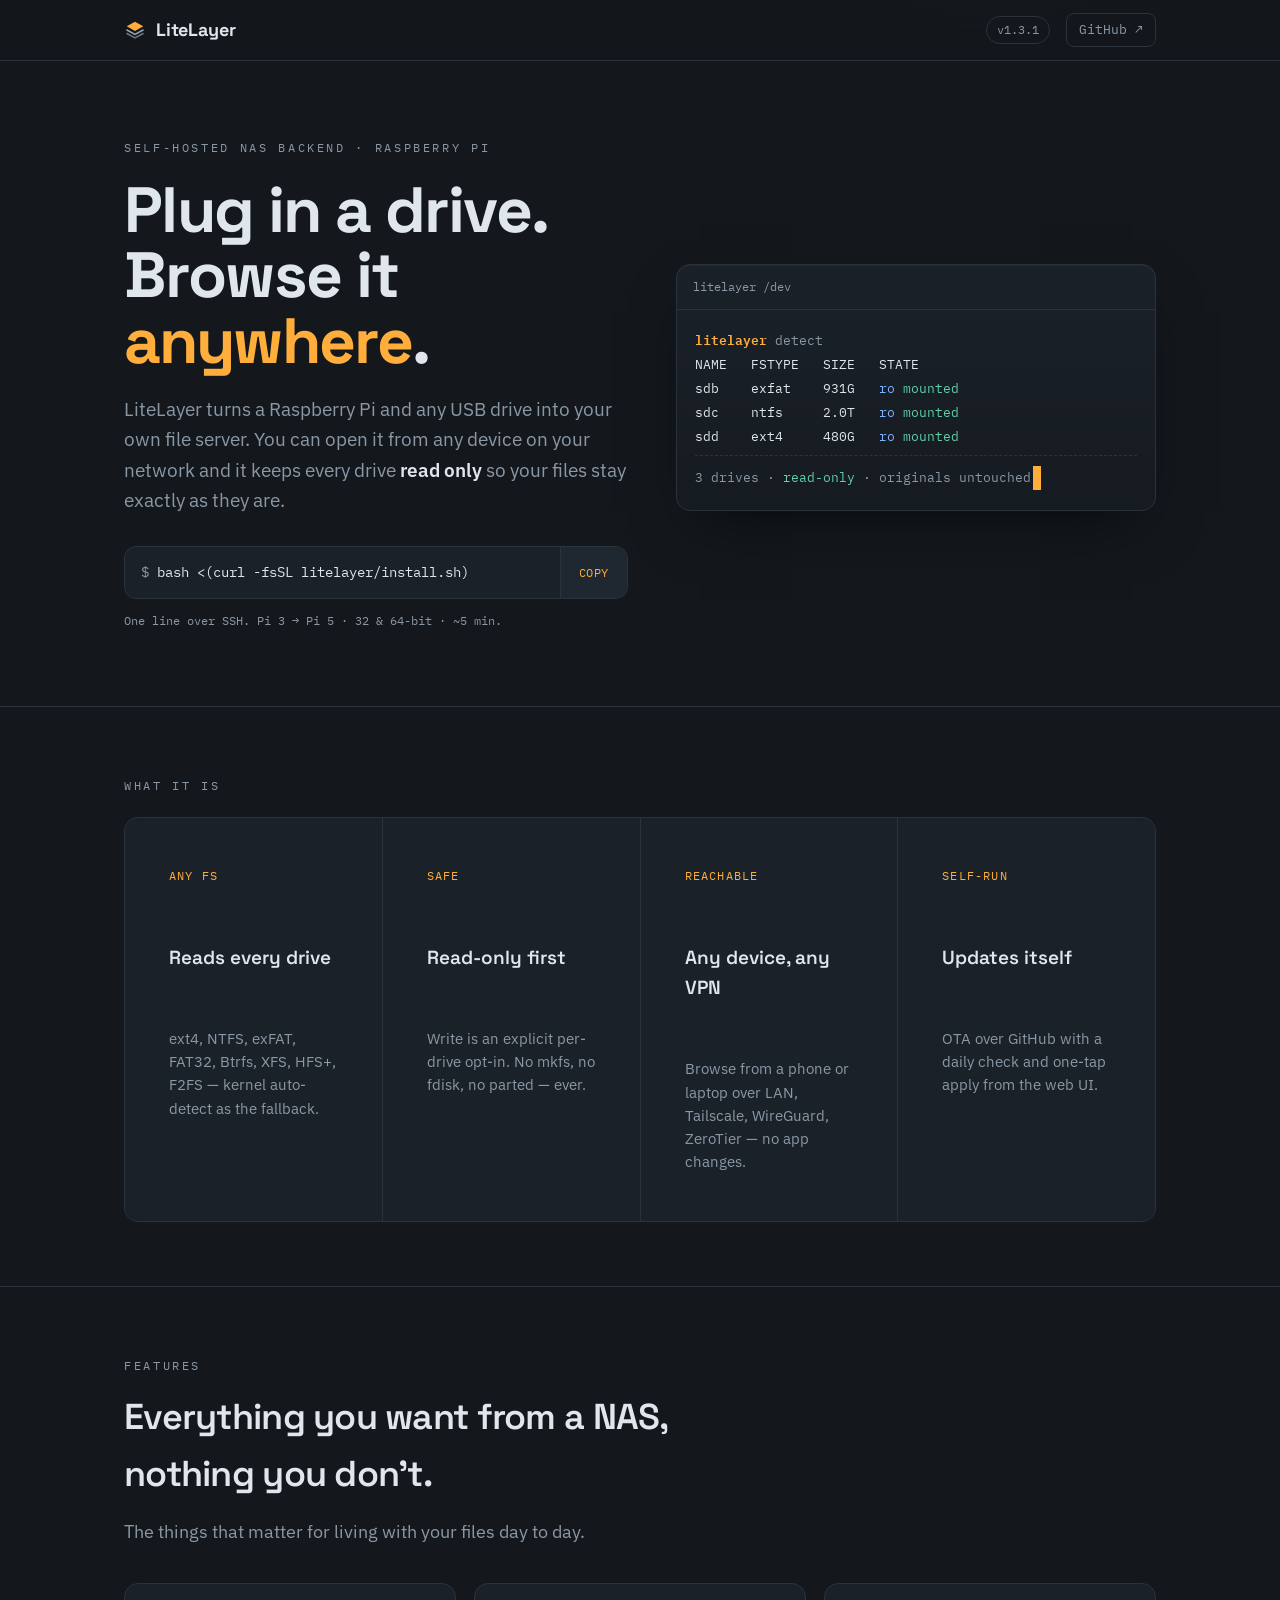
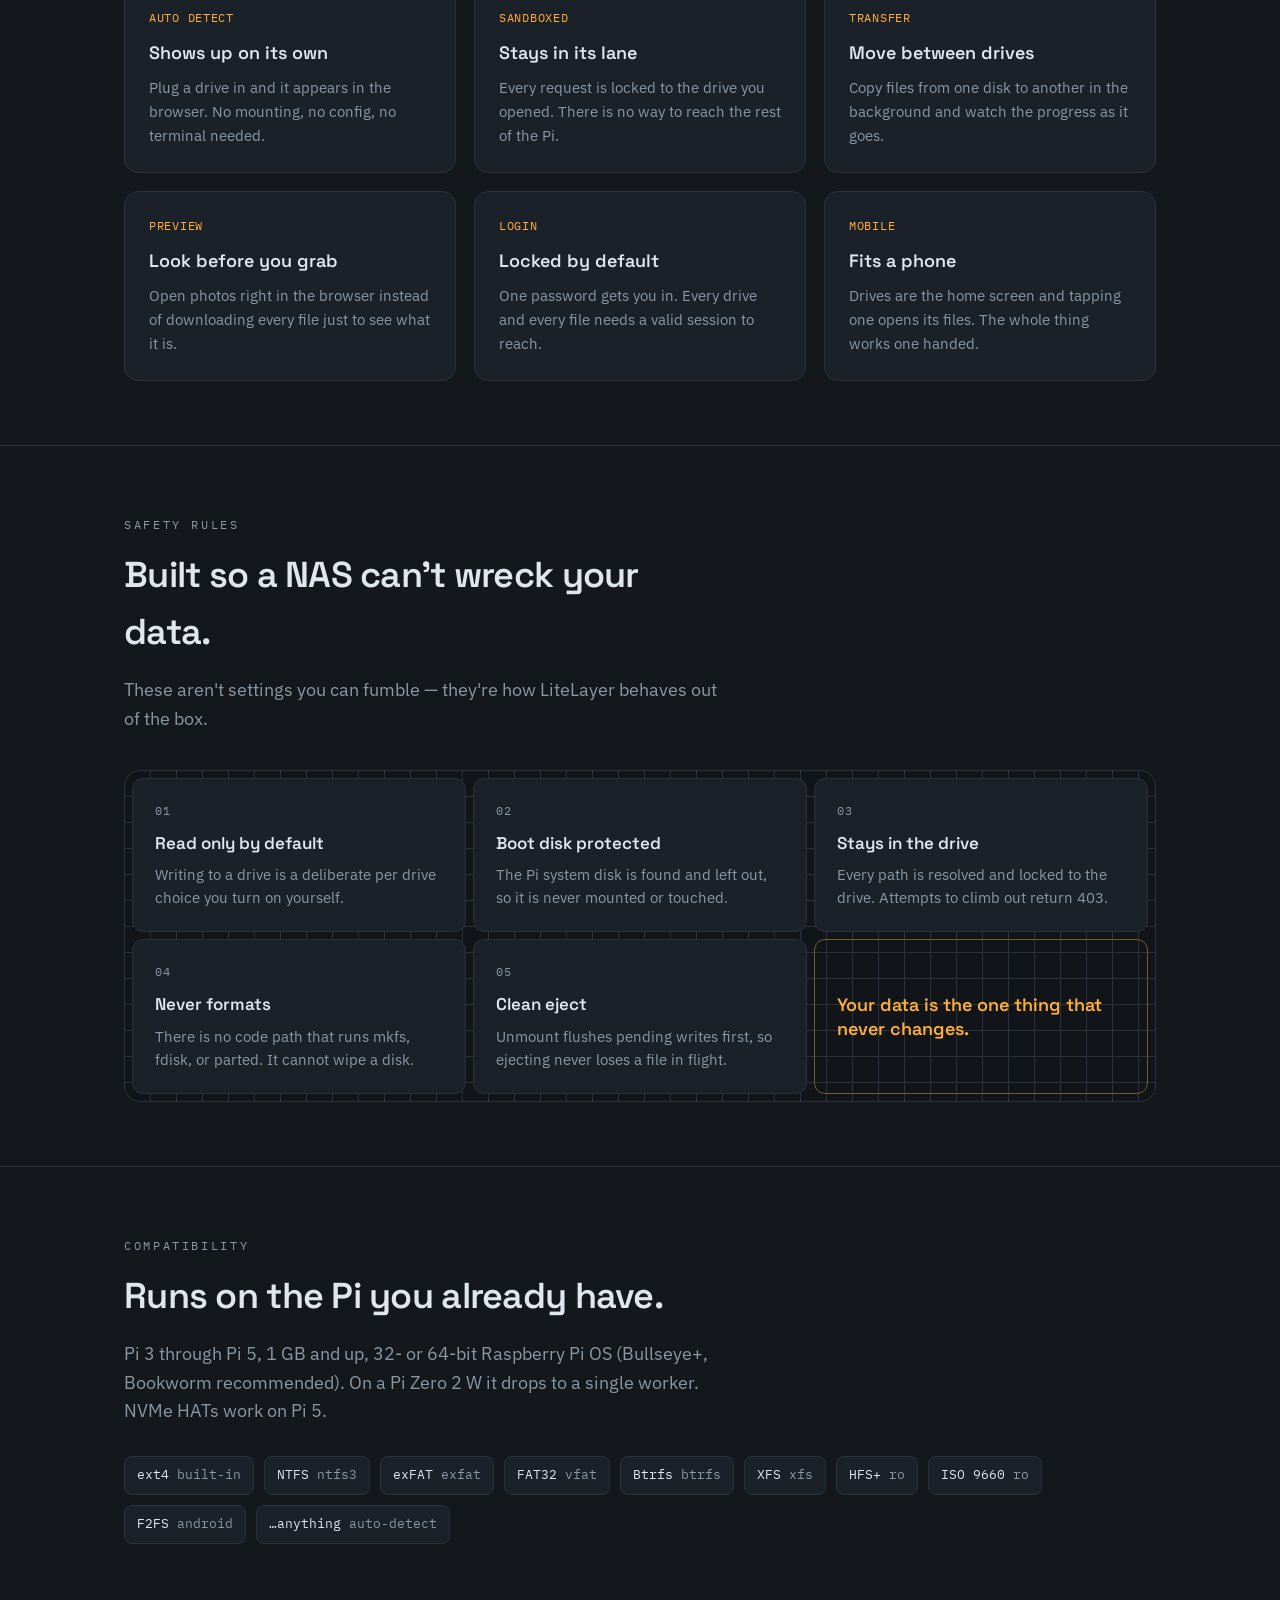
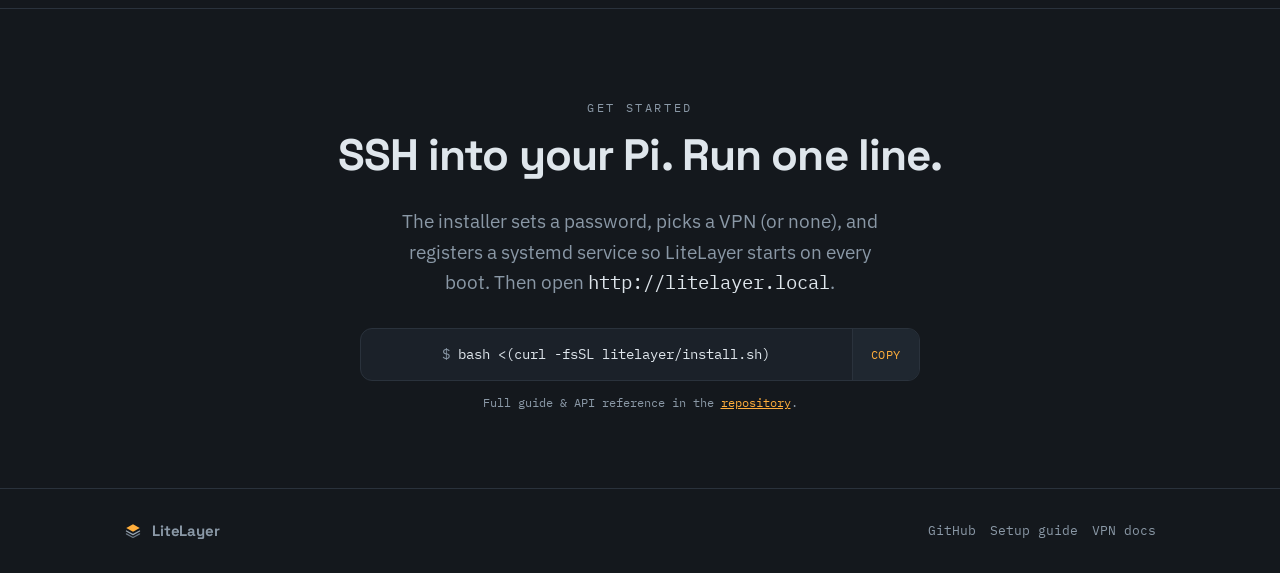
<file: site/index.html>
<!doctype html>
<html lang="en">
<head>
<meta charset="utf-8">
<meta name="viewport" content="width=device-width, initial-scale=1">
<title>LiteLayer — plug in a drive, browse it anywhere</title>
<meta name="description" content="Self-hosted NAS backend for Raspberry Pi. Plug in any drive with any filesystem and browse it from any device over LAN or VPN. Read-only by default — it never erases.">
<meta property="og:title" content="LiteLayer">
<meta property="og:description" content="Plug in a drive. Browse it anywhere. A read-only-by-default NAS backend for Raspberry Pi.">
<meta property="og:type" content="website">
<link rel="preconnect" href="https://fonts.googleapis.com">
<link rel="preconnect" href="https://fonts.gstatic.com" crossorigin>
<link href="https://fonts.googleapis.com/css2?family=Space+Grotesk:wght@500;600;700&family=IBM+Plex+Sans:wght@400;500;600&family=IBM+Plex+Mono:wght@400;500;600&display=swap" rel="stylesheet">
<style>
  :root{
    --enclosure:#14181d;   /* deep hardware slate */
    --panel:#1b2129;       /* raised panel */
    --panel-2:#1f2730;
    --etch:#2a323c;        /* brushed-metal seam / hairline */
    --label:#8a98a6;       /* muted steel */
    --text:#dfe6ec;        /* light steel */
    --led:#ffae3b;         /* drive activity LED amber — the one accent */
    --led-dim:#7a5a26;
    --ok:#5fd0a8;          /* literal status: read-only / mounted */
    --ro:#7fb2ff;          /* literal status: ro flag */
    --display:"Space Grotesk",system-ui,sans-serif;
    --body:"IBM Plex Sans",system-ui,sans-serif;
    --mono:"IBM Plex Mono",ui-monospace,monospace;
    --maxw:1080px;
  }
  *{box-sizing:border-box}
  html{scroll-behavior:smooth}
  body{
    margin:0;background:var(--enclosure);color:var(--text);
    font-family:var(--body);font-size:17px;line-height:1.6;
    -webkit-font-smoothing:antialiased;
    background-image:
      radial-gradient(1200px 600px at 78% -8%, rgba(255,174,59,.08), transparent 60%),
      linear-gradient(var(--enclosure),var(--enclosure));
  }
  a{color:inherit}
  .wrap{max-width:var(--maxw);margin:0 auto;padding:0 24px}
  .mono{font-family:var(--mono)}
  .eyebrow{
    font-family:var(--mono);font-size:12px;letter-spacing:.22em;
    text-transform:uppercase;color:var(--label);
  }

  /* ---- topbar ---- */
  header.bar{
    position:sticky;top:0;z-index:50;
    background:rgba(20,24,29,.82);backdrop-filter:blur(10px);
    border-bottom:1px solid var(--etch);
  }
  .bar-in{display:flex;align-items:center;gap:16px;height:60px}
  .mark{display:flex;align-items:center;gap:10px;font-family:var(--display);
    font-weight:700;font-size:18px;letter-spacing:-.01em}
  .logo{display:flex}
  .logo svg{display:block}
  .bar .spacer{flex:1}
  .ver{font-family:var(--mono);font-size:12px;color:var(--label);
    border:1px solid var(--etch);border-radius:999px;padding:3px 10px}
  .bar a.gh{font-family:var(--mono);font-size:13px;color:var(--label);
    text-decoration:none;padding:6px 12px;border:1px solid var(--etch);
    border-radius:8px;transition:.15s}
  .bar a.gh:hover{color:var(--text);border-color:var(--led);}

  /* ---- hero ---- */
  .hero{padding:72px 0 64px}
  .hero-grid{display:grid;grid-template-columns:1.05fr 1fr;gap:48px;align-items:center}
  h1{
    font-family:var(--display);font-weight:700;
    font-size:clamp(38px,6vw,64px);line-height:1.02;
    letter-spacing:-.025em;margin:18px 0 0;
  }
  h1 .amber{color:var(--led)}
  .lede{font-size:19px;color:var(--label);max-width:46ch;margin:20px 0 0}
  .lede strong{color:var(--text);font-weight:600}

  /* copyable install command */
  .cmd{
    margin-top:30px;display:flex;align-items:stretch;
    border:1px solid var(--etch);border-radius:12px;overflow:hidden;
    background:var(--panel);max-width:560px;
  }
  .cmd code{
    font-family:var(--mono);font-size:13.5px;color:var(--text);
    padding:15px 16px;overflow-x:auto;white-space:nowrap;flex:1;
  }
  .cmd code .dim{color:var(--label)}
  .cmd button{
    font-family:var(--mono);font-size:12px;letter-spacing:.05em;
    border:0;border-left:1px solid var(--etch);background:var(--panel-2);
    color:var(--led);padding:0 18px;cursor:pointer;transition:.15s;white-space:nowrap;
  }
  .cmd button:hover{background:var(--led);color:#1a1305}
  .cmd-note{font-family:var(--mono);font-size:12px;color:var(--label);margin-top:12px}

  /* ---- signature: device readout panel ---- */
  .readout{
    background:linear-gradient(180deg,var(--panel),#161b21);
    border:1px solid var(--etch);border-radius:14px;
    box-shadow:0 24px 60px -24px rgba(0,0,0,.7), inset 0 1px 0 rgba(255,255,255,.03);
    overflow:hidden;
  }
  .readout-top{
    display:flex;align-items:center;gap:10px;
    padding:12px 16px;border-bottom:1px solid var(--etch);
    font-family:var(--mono);font-size:12px;color:var(--label);
  }
  .readout-top .led{margin-left:auto}
  .screen{font-family:var(--mono);font-size:13px;padding:18px 18px 20px;line-height:1.85}
  .screen .prompt{color:var(--label)}
  .screen .prompt b{color:var(--led);font-weight:600}
  .screen .head{color:var(--label);opacity:.7}
  .screen .row{color:var(--text);white-space:pre}
  .screen .row .ro{color:var(--ro)}
  .screen .row .mnt{color:var(--ok)}
  .screen .line{opacity:0;animation:reveal .35s ease forwards}
  .screen .foot{color:var(--label);margin-top:6px;border-top:1px dashed var(--etch);padding-top:10px}
  .screen .foot .ok{color:var(--ok)}
  .caret{display:inline-block;width:8px;background:var(--led);
    margin-left:2px;animation:caret 1s steps(1,end) infinite}
  @keyframes caret{0%,50%{opacity:1}51%,100%{opacity:0}}
  @keyframes reveal{from{opacity:0;transform:translateY(4px)}to{opacity:1;transform:none}}

  /* ---- generic section ---- */
  section{padding:64px 0;border-top:1px solid var(--etch)}
  .sec-head{max-width:60ch}
  .sec-head h2{font-family:var(--display);font-weight:600;
    font-size:clamp(26px,3.4vw,36px);letter-spacing:-.02em;margin:10px 0 0}
  .sec-head p{color:var(--label);margin:14px 0 0;font-size:18px}

  /* truths strip */
  .truths{display:grid;grid-template-columns:repeat(4,1fr);gap:1px;
    background:var(--etch);border:1px solid var(--etch);border-radius:14px;
    overflow:hidden;margin-top:8px}
  .truths div{background:var(--panel);padding:24px 22px}
  .truths .n{font-family:var(--mono);font-size:12px;color:var(--led);letter-spacing:.1em}
  .truths .t{font-family:var(--display);font-weight:600;font-size:19px;margin-top:10px}
  .truths .d{color:var(--label);font-size:14.5px;margin-top:6px}

  /* feature grid */
  .feat{display:grid;grid-template-columns:repeat(3,1fr);gap:18px;margin-top:36px}
  .card{background:var(--panel);border:1px solid var(--etch);border-radius:14px;
    padding:24px;transition:.18s}
  .card:hover{border-color:var(--led-dim);transform:translateY(-2px)}
  .card .k{font-family:var(--mono);font-size:12px;color:var(--led);letter-spacing:.06em}
  .card h3{font-family:var(--display);font-weight:600;font-size:18px;margin:12px 0 0}
  .card p{color:var(--label);font-size:15px;margin:8px 0 0}

  /* safety — card grid over a graph-paper pattern */
  .safety{
    margin-top:36px;border:1px solid var(--etch);border-radius:16px;padding:7px;
    background-color:#11151a;
    background-image:
      linear-gradient(var(--etch) 1px, transparent 1px),
      linear-gradient(90deg, var(--etch) 1px, transparent 1px);
    background-size:26px 26px;background-position:-1px -1px;
  }
  .sgrid{display:grid;grid-template-columns:repeat(3,1fr);gap:7px}
  .scard{background:var(--panel);border:1px solid var(--etch);border-radius:11px;padding:22px}
  .scard .num{font-family:var(--mono);font-size:12px;color:var(--label);letter-spacing:.12em}
  .scard h3{font-family:var(--display);font-weight:600;font-size:17px;margin:10px 0 6px}
  .scard p{color:var(--label);font-size:14.5px;margin:0}
  .scard p code{font-family:var(--mono);font-size:12.5px;color:var(--text)}
  .scard.ethos{background:transparent;border-color:var(--led-dim);display:flex;align-items:center}
  .scard.ethos p{font-family:var(--display);font-weight:600;font-size:18px;color:var(--led);line-height:1.3}

  /* fs chips */
  .chips{display:flex;flex-wrap:wrap;gap:10px;margin-top:30px}
  .chip{font-family:var(--mono);font-size:13px;color:var(--text);
    border:1px solid var(--etch);background:var(--panel);border-radius:8px;padding:8px 12px}
  .chip span{color:var(--label)}

  /* closing / footer */
  .close{text-align:center;padding:84px 0 64px}
  .close h2{font-family:var(--display);font-weight:700;
    font-size:clamp(28px,4vw,44px);letter-spacing:-.02em;margin:0}
  .close .lede{margin:16px auto 0}
  .close .cmd{margin:30px auto 0}
  footer{border-top:1px solid var(--etch);padding:30px 0;color:var(--label);
    font-family:var(--mono);font-size:13px}
  footer .wrap{display:flex;flex-wrap:wrap;gap:14px;align-items:center}
  footer a{text-decoration:none}
  footer a:hover{color:var(--text)}
  footer .spacer{flex:1}

  /* responsive */
  @media(max-width:860px){
    .hero-grid{grid-template-columns:1fr;gap:36px}
    .truths{grid-template-columns:repeat(2,1fr)}
    .feat{grid-template-columns:1fr}
    .sgrid{grid-template-columns:1fr}
  }
  @media(max-width:480px){
    body{font-size:16px}
    .truths{grid-template-columns:1fr}
  }

  /* toast */
  #toast{position:fixed;left:50%;bottom:28px;transform:translateX(-50%) translateY(20px);
    background:var(--led);color:#1a1305;font-family:var(--mono);font-size:13px;font-weight:600;
    padding:10px 18px;border-radius:999px;opacity:0;pointer-events:none;transition:.25s}
  #toast.show{opacity:1;transform:translateX(-50%) translateY(0)}

  :focus-visible{outline:2px solid var(--led);outline-offset:3px;border-radius:6px}

  @media(prefers-reduced-motion:reduce){
    *{animation:none!important;scroll-behavior:auto}
    .screen .line{opacity:1}
    .caret{display:none}
  }
</style>
</head>
<body>

<header class="bar">
  <div class="wrap bar-in">
    <div class="mark"><span class="logo" aria-hidden="true"><svg viewBox="0 0 24 24" width="22" height="22" fill="none"><path d="M12 3 21 8 12 13 3 8z" fill="var(--led)"/><path d="M3.2 12 12 16.8 20.8 12" stroke="#9aa7b4" stroke-width="1.6" stroke-linejoin="round" stroke-linecap="round"/><path d="M3.2 15.8 12 20.6 20.8 15.8" stroke="#6c7884" stroke-width="1.6" stroke-linejoin="round" stroke-linecap="round"/></svg></span>LiteLayer</div>
    <div class="spacer"></div>
    <span class="ver">v1.3.1</span>
    <a class="gh" href="https://github.com/MeridianAlgo/LiteLayer">GitHub ↗</a>
  </div>
</header>

<main>
  <!-- HERO -->
  <section class="hero" style="border-top:0">
    <div class="wrap hero-grid">
      <div>
        <span class="eyebrow">Self-hosted NAS backend · Raspberry Pi</span>
        <h1>Plug in a drive.<br>Browse it <span class="amber">anywhere</span>.</h1>
        <p class="lede">LiteLayer turns a Raspberry Pi and any USB drive into your own file server. You can open it from any device on your network and it keeps every drive <strong>read only</strong> so your files stay exactly as they are.</p>

        <div class="cmd" role="group" aria-label="Install command">
          <code id="install"><span class="dim">$ </span>bash &lt;(curl -fsSL litelayer/install.sh)</code>
          <button id="copy" type="button">COPY</button>
        </div>
        <p class="cmd-note">One line over SSH. Pi 3 → Pi 5 · 32 &amp; 64-bit · ~5 min.</p>
      </div>

      <!-- SIGNATURE: device readout -->
      <div class="readout" aria-label="Example drive detection output">
        <div class="readout-top">
          <span>litelayer /dev</span>
        </div>
        <div class="screen" id="screen">
          <div class="line" style="animation-delay:.1s"><span class="prompt"><b>litelayer</b> detect</span></div>
          <div class="line head" style="animation-delay:.5s"><span class="row">NAME   FSTYPE   SIZE   STATE</span></div>
          <div class="line" style="animation-delay:.8s"><span class="row">sdb    exfat    931G   <span class="ro">ro</span> <span class="mnt">mounted</span></span></div>
          <div class="line" style="animation-delay:1.1s"><span class="row">sdc    ntfs     2.0T   <span class="ro">ro</span> <span class="mnt">mounted</span></span></div>
          <div class="line" style="animation-delay:1.4s"><span class="row">sdd    ext4     480G   <span class="ro">ro</span> <span class="mnt">mounted</span></span></div>
          <div class="line foot" style="animation-delay:1.8s">3 drives · <span class="ok">read-only</span> · originals untouched<span class="caret" aria-hidden="true">&nbsp;</span></div>
        </div>
      </div>
    </div>
  </section>

  <!-- TRUTHS -->
  <section>
    <div class="wrap">
      <span class="eyebrow">What it is</span>
      <div class="truths" style="margin-top:18px">
        <div><div class="n">ANY FS</div><div class="t">Reads every drive</div><div class="d">ext4, NTFS, exFAT, FAT32, Btrfs, XFS, HFS+, F2FS — kernel auto-detect as the fallback.</div></div>
        <div><div class="n">SAFE</div><div class="t">Read-only first</div><div class="d">Write is an explicit per-drive opt-in. No mkfs, no fdisk, no parted — ever.</div></div>
        <div><div class="n">REACHABLE</div><div class="t">Any device, any VPN</div><div class="d">Browse from a phone or laptop over LAN, Tailscale, WireGuard, ZeroTier — no app changes.</div></div>
        <div><div class="n">SELF-RUN</div><div class="t">Updates itself</div><div class="d">OTA over GitHub with a daily check and one-tap apply from the web UI.</div></div>
      </div>
    </div>
  </section>

  <!-- FEATURES -->
  <section>
    <div class="wrap">
      <div class="sec-head">
        <span class="eyebrow">Features</span>
        <h2>Everything you want from a NAS, nothing you don't.</h2>
        <p>The things that matter for living with your files day to day.</p>
      </div>
      <div class="feat">
        <div class="card"><div class="k">AUTO DETECT</div><h3>Shows up on its own</h3><p>Plug a drive in and it appears in the browser. No mounting, no config, no terminal needed.</p></div>
        <div class="card"><div class="k">SANDBOXED</div><h3>Stays in its lane</h3><p>Every request is locked to the drive you opened. There is no way to reach the rest of the Pi.</p></div>
        <div class="card"><div class="k">TRANSFER</div><h3>Move between drives</h3><p>Copy files from one disk to another in the background and watch the progress as it goes.</p></div>
        <div class="card"><div class="k">PREVIEW</div><h3>Look before you grab</h3><p>Open photos right in the browser instead of downloading every file just to see what it is.</p></div>
        <div class="card"><div class="k">LOGIN</div><h3>Locked by default</h3><p>One password gets you in. Every drive and every file needs a valid session to reach.</p></div>
        <div class="card"><div class="k">MOBILE</div><h3>Fits a phone</h3><p>Drives are the home screen and tapping one opens its files. The whole thing works one handed.</p></div>
      </div>
    </div>
  </section>

  <!-- SAFETY -->
  <section>
    <div class="wrap">
      <div class="sec-head">
        <span class="eyebrow">Safety rules</span>
        <h2>Built so a NAS can't wreck your data.</h2>
        <p>These aren't settings you can fumble — they're how LiteLayer behaves out of the box.</p>
      </div>
      <div class="safety">
        <div class="sgrid">
          <div class="scard"><div class="num">01</div><h3>Read only by default</h3><p>Writing to a drive is a deliberate per drive choice you turn on yourself.</p></div>
          <div class="scard"><div class="num">02</div><h3>Boot disk protected</h3><p>The Pi system disk is found and left out, so it is never mounted or touched.</p></div>
          <div class="scard"><div class="num">03</div><h3>Stays in the drive</h3><p>Every path is resolved and locked to the drive. Attempts to climb out return 403.</p></div>
          <div class="scard"><div class="num">04</div><h3>Never formats</h3><p>There is no code path that runs mkfs, fdisk, or parted. It cannot wipe a disk.</p></div>
          <div class="scard"><div class="num">05</div><h3>Clean eject</h3><p>Unmount flushes pending writes first, so ejecting never loses a file in flight.</p></div>
          <div class="scard ethos"><p>Your data is the one thing that never changes.</p></div>
        </div>
      </div>
    </div>
  </section>

  <!-- COMPAT -->
  <section>
    <div class="wrap">
      <div class="sec-head">
        <span class="eyebrow">Compatibility</span>
        <h2>Runs on the Pi you already have.</h2>
        <p>Pi 3 through Pi 5, 1 GB and up, 32- or 64-bit Raspberry Pi OS (Bullseye+, Bookworm recommended). On a Pi Zero 2 W it drops to a single worker. NVMe HATs work on Pi 5.</p>
      </div>
      <div class="chips">
        <div class="chip">ext4 <span>built-in</span></div>
        <div class="chip">NTFS <span>ntfs3</span></div>
        <div class="chip">exFAT <span>exfat</span></div>
        <div class="chip">FAT32 <span>vfat</span></div>
        <div class="chip">Btrfs <span>btrfs</span></div>
        <div class="chip">XFS <span>xfs</span></div>
        <div class="chip">HFS+ <span>ro</span></div>
        <div class="chip">ISO 9660 <span>ro</span></div>
        <div class="chip">F2FS <span>android</span></div>
        <div class="chip">…anything <span>auto-detect</span></div>
      </div>
    </div>
  </section>

  <!-- CLOSE -->
  <section class="close">
    <div class="wrap">
      <span class="eyebrow">Get started</span>
      <h2>SSH into your Pi. Run one line.</h2>
      <p class="lede">The installer sets a password, picks a VPN (or none), and registers a systemd service so LiteLayer starts on every boot. Then open <span class="mono" style="color:var(--text)">http://litelayer.local</span>.</p>
      <div class="cmd" role="group" aria-label="Install command">
        <code id="install2"><span class="dim">$ </span>bash &lt;(curl -fsSL litelayer/install.sh)</code>
        <button id="copy2" type="button">COPY</button>
      </div>
      <p class="cmd-note">Full guide &amp; API reference in the <a href="https://github.com/MeridianAlgo/LiteLayer" style="color:var(--led)">repository</a>.</p>
    </div>
  </section>
</main>

<footer>
  <div class="wrap">
    <span class="mark" style="font-size:15px"><span class="logo" aria-hidden="true"><svg viewBox="0 0 24 24" width="18" height="18" fill="none"><path d="M12 3 21 8 12 13 3 8z" fill="var(--led)"/><path d="M3.2 12 12 16.8 20.8 12" stroke="#9aa7b4" stroke-width="1.6" stroke-linejoin="round" stroke-linecap="round"/><path d="M3.2 15.8 12 20.6 20.8 15.8" stroke="#6c7884" stroke-width="1.6" stroke-linejoin="round" stroke-linecap="round"/></svg></span>LiteLayer</span>
    <span class="spacer"></span>
    <a href="https://github.com/MeridianAlgo/LiteLayer">GitHub</a>
    <a href="https://github.com/MeridianAlgo/LiteLayer#readme">Setup guide</a>
    <a href="https://github.com/MeridianAlgo/LiteLayer/blob/main/docs/networking.md">VPN docs</a>
  </div>
</footer>

<div id="toast">Copied install command</div>

<script>
  // ponytail: real install one-liner lives here once; the visible <code> is shortened for readability
  const INSTALL = "bash <(curl -fsSL https://raw.githubusercontent.com/MeridianAlgo/LiteLayer/main/installer/install.sh)";
  const toast = document.getElementById("toast");
  function copy(){
    navigator.clipboard.writeText(INSTALL).then(()=>{
      toast.classList.add("show");
      setTimeout(()=>toast.classList.remove("show"), 1600);
    });
  }
  document.getElementById("copy").onclick = copy;
  document.getElementById("copy2").onclick = copy;
</script>
</body>
</html>
</file>
